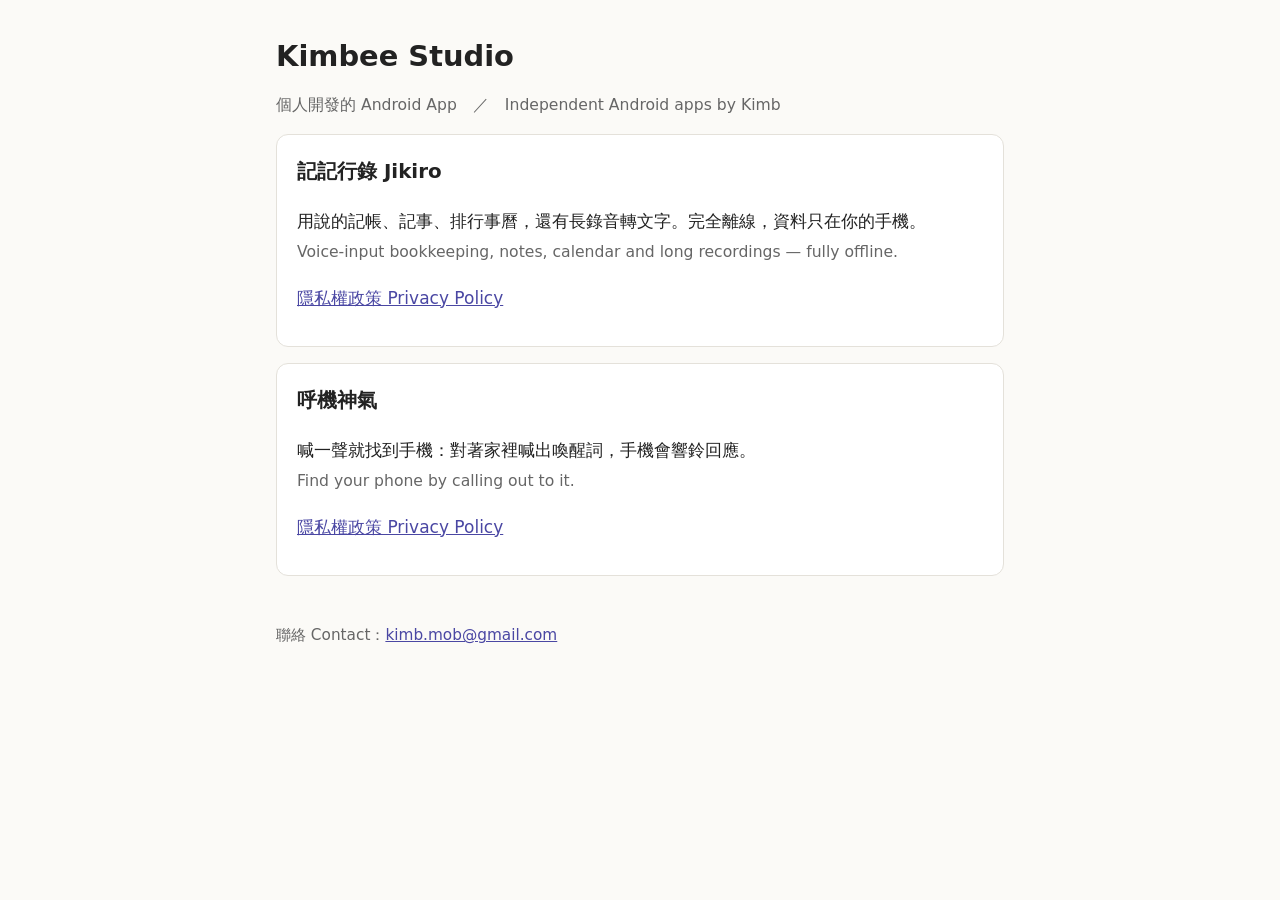
<file: index.html>
<!doctype html><html lang="zh-Hant"><head><meta charset="utf-8"><meta name="viewport" content="width=device-width,initial-scale=1">
<title>Kimbee Studio</title><link rel="stylesheet" href="style.css"></head><body><main>
<h1>Kimbee Studio</h1>
<p class="muted">個人開發的 Android App　／　Independent Android apps by Kimb</p>
<div class="card"><h3>記記行錄 Jikiro</h3>
<p>用說的記帳、記事、排行事曆，還有長錄音轉文字。完全離線，資料只在你的手機。<br>
<span class="muted">Voice-input bookkeeping, notes, calendar and long recordings — fully offline.</span></p>
<p><a href="jikiro/privacy.html">隱私權政策 Privacy Policy</a></p></div>
<div class="card"><h3>呼機神氣</h3>
<p>喊一聲就找到手機：對著家裡喊出喚醒詞，手機會響鈴回應。<br>
<span class="muted">Find your phone by calling out to it.</span></p>
<p><a href="https://sites.google.com/view/wakewordapp">隱私權政策 Privacy Policy</a></p></div>
<footer>聯絡 Contact：<a href="mailto:kimb.mob@gmail.com">kimb.mob@gmail.com</a></footer>
</main></body></html>
</file>
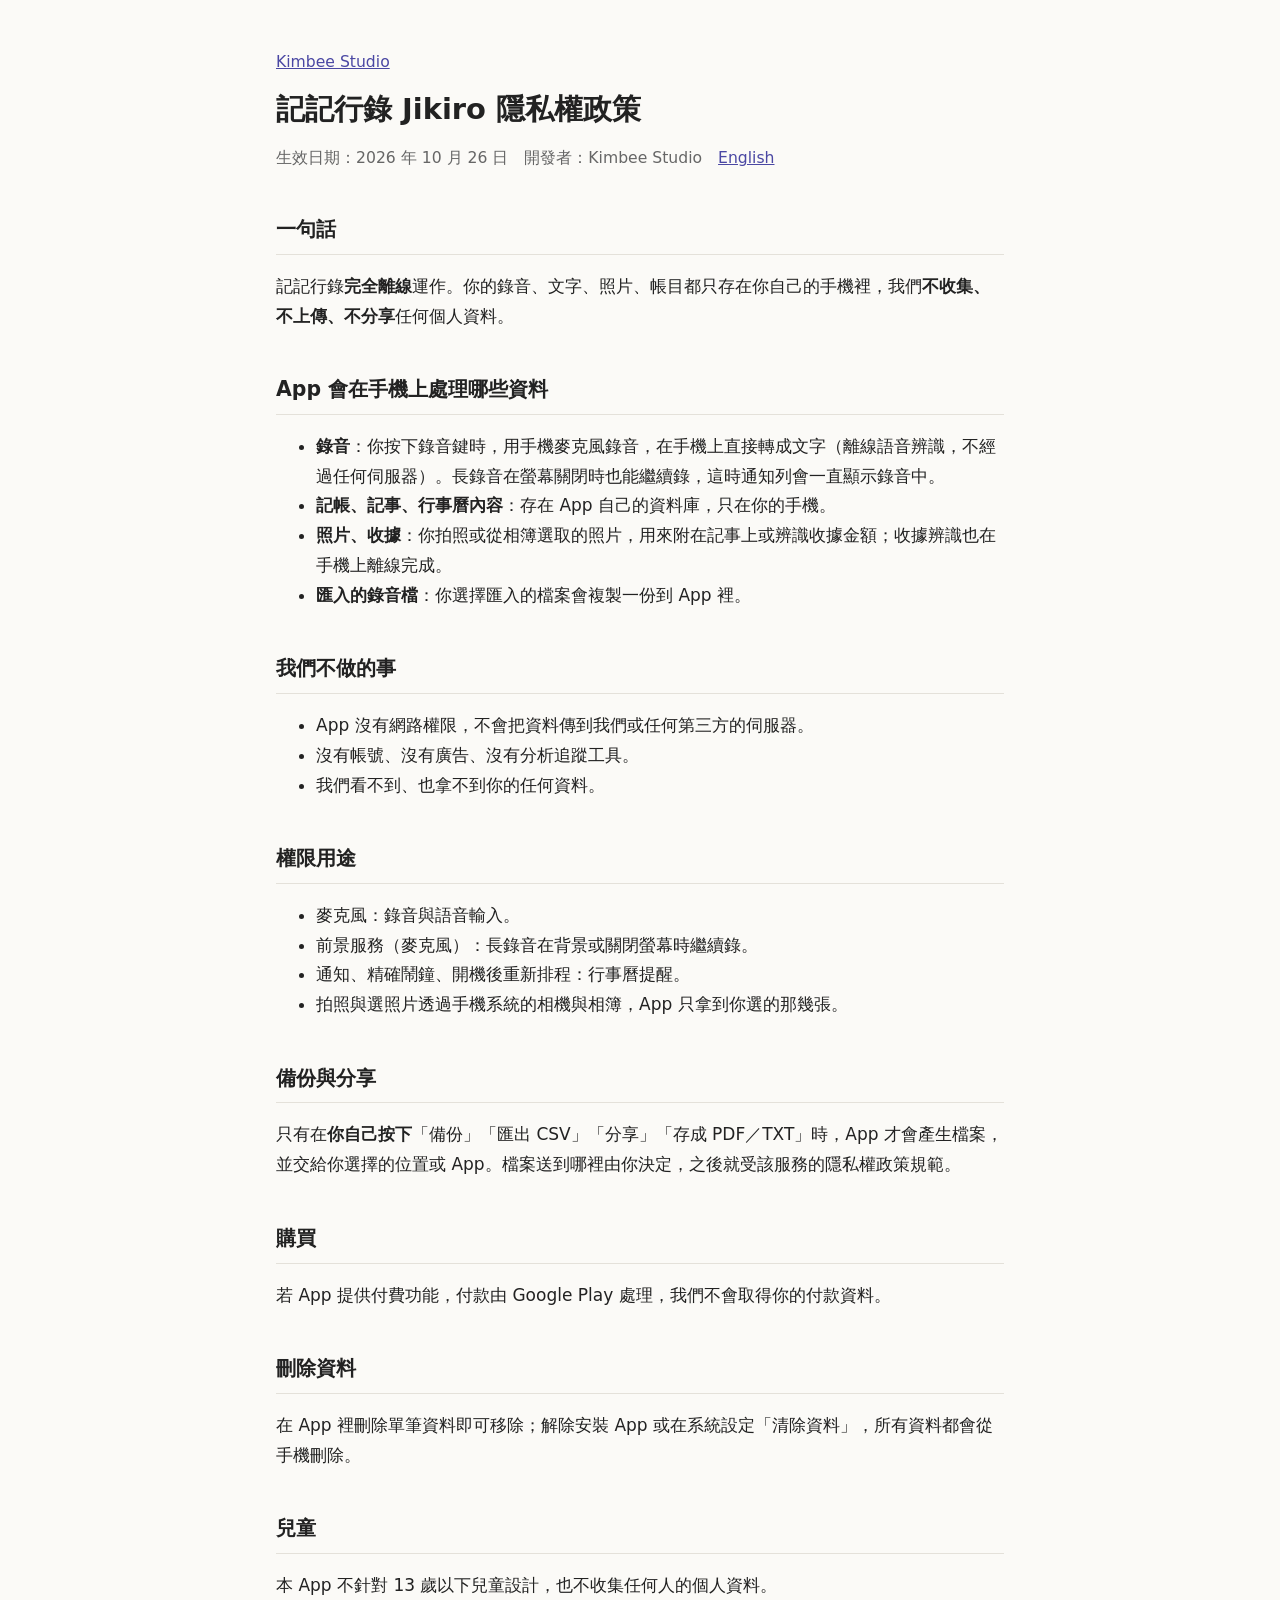
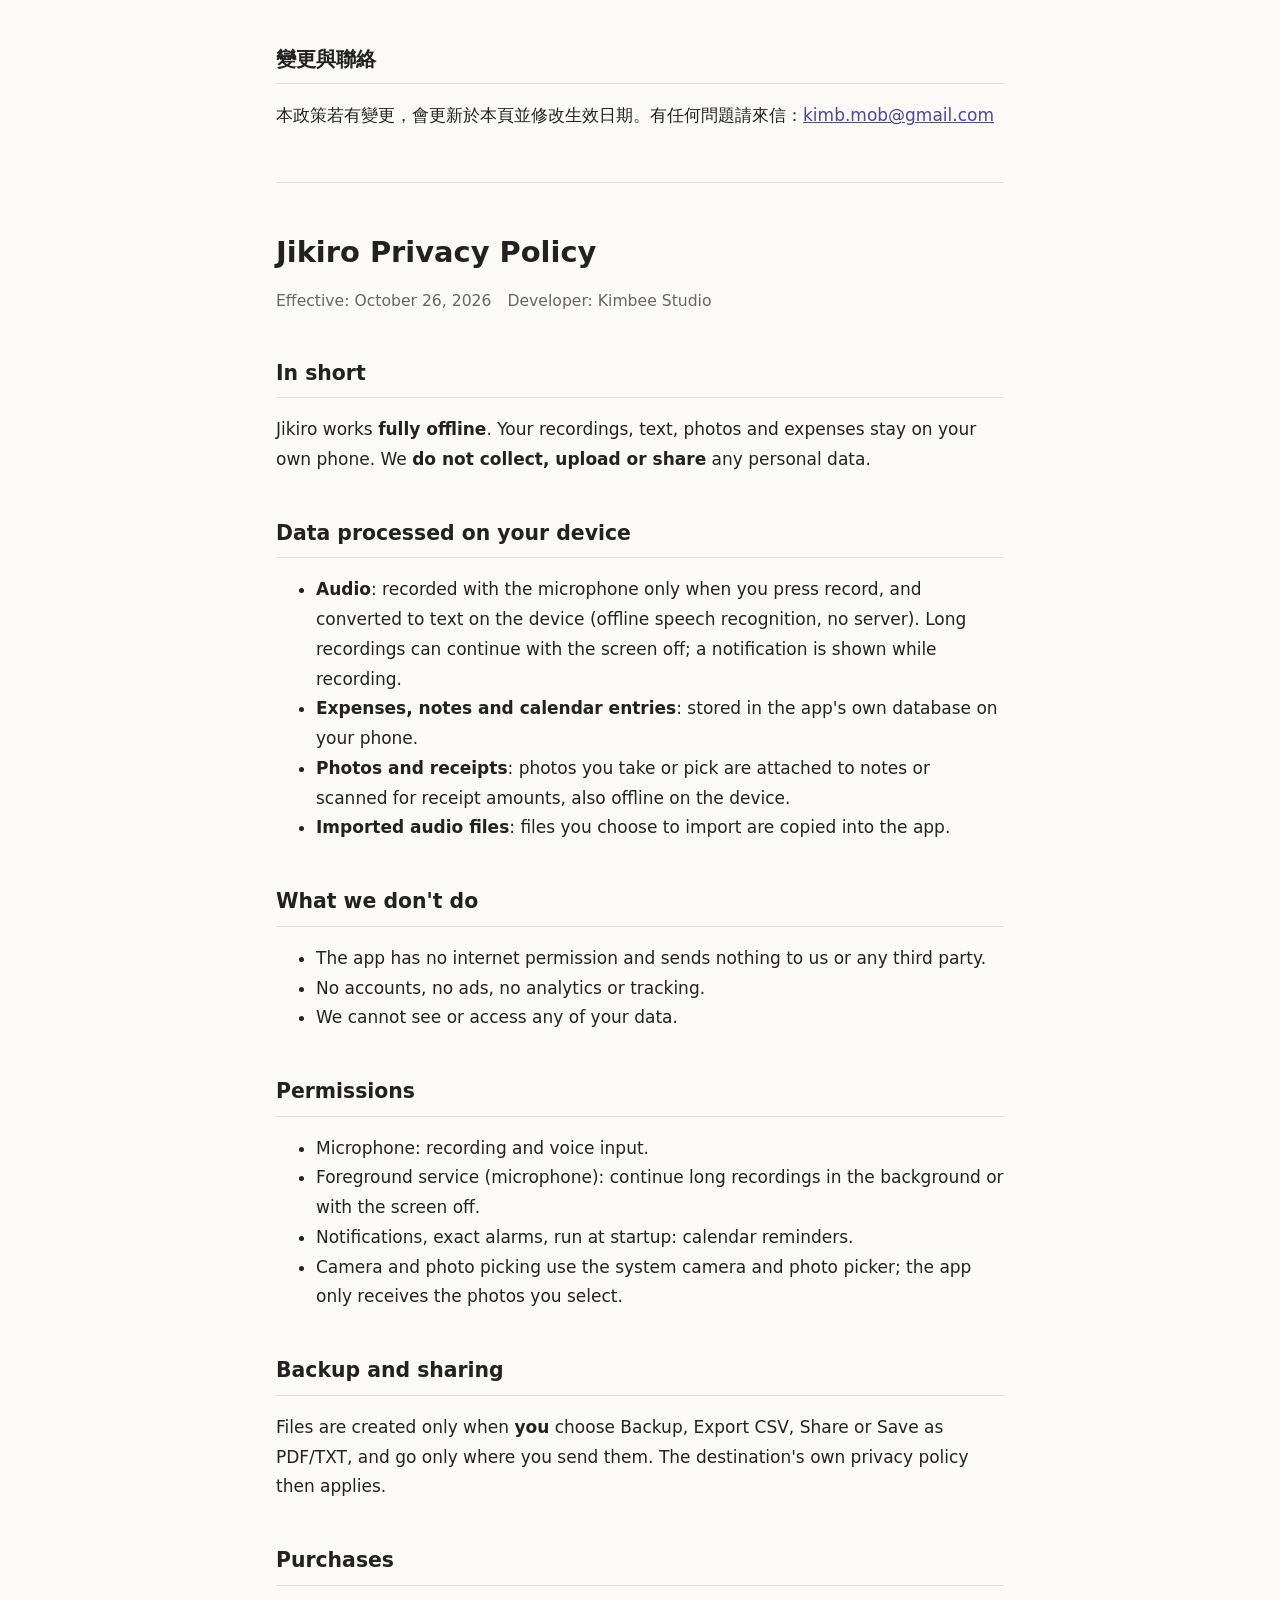
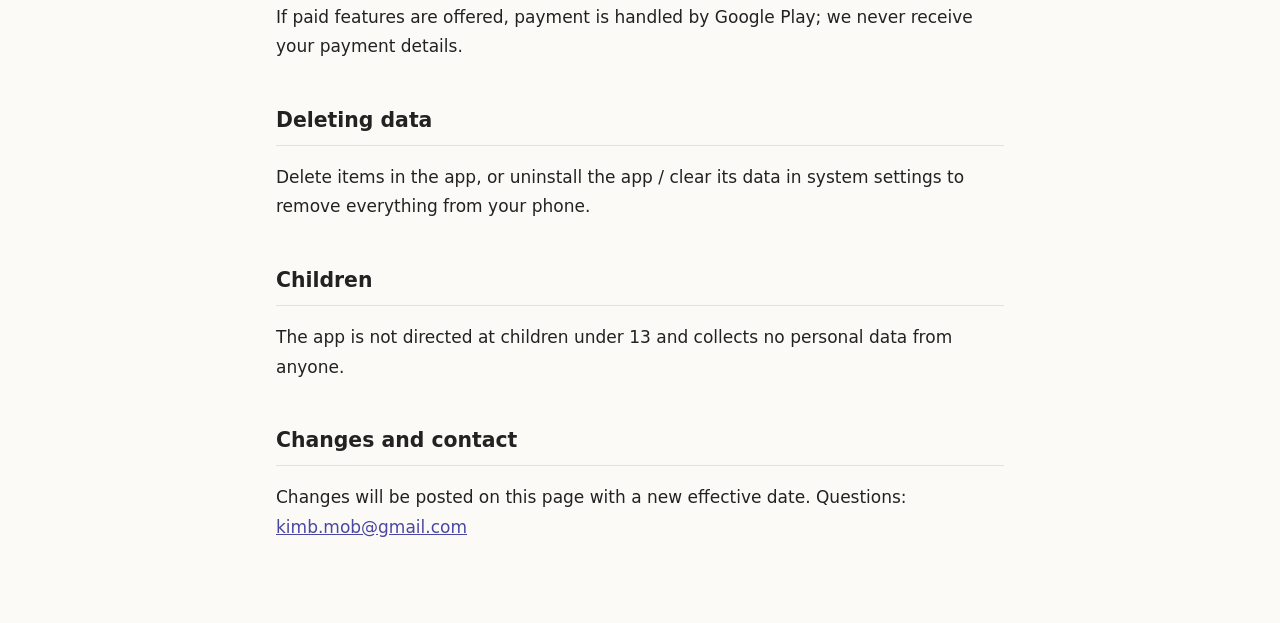
<file: jikiro/privacy.html>
<!doctype html><html lang="zh-Hant"><head><meta charset="utf-8"><meta name="viewport" content="width=device-width,initial-scale=1">
<title>記記行錄 Jikiro — 隱私權政策 Privacy Policy</title><link rel="stylesheet" href="../style.css"></head><body><main>
<p class="muted"><a href="../">Kimbee Studio</a></p>
<h1>記記行錄 Jikiro 隱私權政策</h1>
<p class="muted">生效日期：2026 年 10 月 26 日　開發者：Kimbee Studio　<a href="#en">English</a></p>

<h2>一句話</h2>
<p>記記行錄<b>完全離線</b>運作。你的錄音、文字、照片、帳目都只存在你自己的手機裡，我們<b>不收集、不上傳、不分享</b>任何個人資料。</p>

<h2>App 會在手機上處理哪些資料</h2>
<ul>
<li><b>錄音</b>：你按下錄音鍵時，用手機麥克風錄音，在手機上直接轉成文字（離線語音辨識，不經過任何伺服器）。長錄音在螢幕關閉時也能繼續錄，這時通知列會一直顯示錄音中。</li>
<li><b>記帳、記事、行事曆內容</b>：存在 App 自己的資料庫，只在你的手機。</li>
<li><b>照片、收據</b>：你拍照或從相簿選取的照片，用來附在記事上或辨識收據金額；收據辨識也在手機上離線完成。</li>
<li><b>匯入的錄音檔</b>：你選擇匯入的檔案會複製一份到 App 裡。</li>
</ul>

<h2>我們不做的事</h2>
<ul>
<li>App 沒有網路權限，不會把資料傳到我們或任何第三方的伺服器。</li>
<li>沒有帳號、沒有廣告、沒有分析追蹤工具。</li>
<li>我們看不到、也拿不到你的任何資料。</li>
</ul>

<h2>權限用途</h2>
<ul>
<li>麥克風：錄音與語音輸入。</li>
<li>前景服務（麥克風）：長錄音在背景或關閉螢幕時繼續錄。</li>
<li>通知、精確鬧鐘、開機後重新排程：行事曆提醒。</li>
<li>拍照與選照片透過手機系統的相機與相簿，App 只拿到你選的那幾張。</li>
</ul>

<h2>備份與分享</h2>
<p>只有在<b>你自己按下</b>「備份」「匯出 CSV」「分享」「存成 PDF／TXT」時，App 才會產生檔案，並交給你選擇的位置或 App。檔案送到哪裡由你決定，之後就受該服務的隱私權政策規範。</p>

<h2>購買</h2>
<p>若 App 提供付費功能，付款由 Google Play 處理，我們不會取得你的付款資料。</p>

<h2>刪除資料</h2>
<p>在 App 裡刪除單筆資料即可移除；解除安裝 App 或在系統設定「清除資料」，所有資料都會從手機刪除。</p>

<h2>兒童</h2>
<p>本 App 不針對 13 歲以下兒童設計，也不收集任何人的個人資料。</p>

<h2>變更與聯絡</h2>
<p>本政策若有變更，會更新於本頁並修改生效日期。有任何問題請來信：<a href="mailto:kimb.mob@gmail.com">kimb.mob@gmail.com</a></p>

<hr id="en">
<h1>Jikiro Privacy Policy</h1>
<p class="muted">Effective: October 26, 2026　Developer: Kimbee Studio</p>
<h2>In short</h2>
<p>Jikiro works <b>fully offline</b>. Your recordings, text, photos and expenses stay on your own phone. We <b>do not collect, upload or share</b> any personal data.</p>
<h2>Data processed on your device</h2>
<ul>
<li><b>Audio</b>: recorded with the microphone only when you press record, and converted to text on the device (offline speech recognition, no server). Long recordings can continue with the screen off; a notification is shown while recording.</li>
<li><b>Expenses, notes and calendar entries</b>: stored in the app's own database on your phone.</li>
<li><b>Photos and receipts</b>: photos you take or pick are attached to notes or scanned for receipt amounts, also offline on the device.</li>
<li><b>Imported audio files</b>: files you choose to import are copied into the app.</li>
</ul>
<h2>What we don't do</h2>
<ul><li>The app has no internet permission and sends nothing to us or any third party.</li><li>No accounts, no ads, no analytics or tracking.</li><li>We cannot see or access any of your data.</li></ul>
<h2>Permissions</h2>
<ul><li>Microphone: recording and voice input.</li><li>Foreground service (microphone): continue long recordings in the background or with the screen off.</li><li>Notifications, exact alarms, run at startup: calendar reminders.</li><li>Camera and photo picking use the system camera and photo picker; the app only receives the photos you select.</li></ul>
<h2>Backup and sharing</h2>
<p>Files are created only when <b>you</b> choose Backup, Export CSV, Share or Save as PDF/TXT, and go only where you send them. The destination's own privacy policy then applies.</p>
<h2>Purchases</h2><p>If paid features are offered, payment is handled by Google Play; we never receive your payment details.</p>
<h2>Deleting data</h2><p>Delete items in the app, or uninstall the app / clear its data in system settings to remove everything from your phone.</p>
<h2>Children</h2><p>The app is not directed at children under 13 and collects no personal data from anyone.</p>
<h2>Changes and contact</h2><p>Changes will be posted on this page with a new effective date. Questions: <a href="mailto:kimb.mob@gmail.com">kimb.mob@gmail.com</a></p>

</main></body></html>
</file>
<file: style.css>
:root{--bg:#fbfaf7;--fg:#222;--muted:#666;--accent:#4a47a3;--card:#fff;--line:#e4e1da}
@media (prefers-color-scheme:dark){:root{--bg:#16161a;--fg:#e8e6e1;--muted:#a09d96;--accent:#9d9af0;--card:#202026;--line:#33333a}}
*{box-sizing:border-box}body{margin:0;background:var(--bg);color:var(--fg);font:17px/1.75 "Noto Sans TC","PingFang TC","Microsoft JhengHei",system-ui,sans-serif}
main{max-width:760px;margin:0 auto;padding:32px 16px 64px}h1{font-size:1.7em;line-height:1.3;margin:.2em 0}h2{font-size:1.2em;margin-top:2em;border-bottom:1px solid var(--line);padding-bottom:.3em}
a{color:var(--accent)}.muted{color:var(--muted);font-size:.92em}.lang{margin:1em 0 2em}.card{background:var(--card);border:1px solid var(--line);border-radius:12px;padding:16px 20px;margin:16px 0}
.card h3{margin:.2em 0}hr{border:0;border-top:1px solid var(--line);margin:3em 0}footer{margin-top:3em;color:var(--muted);font-size:.9em}
</file>
